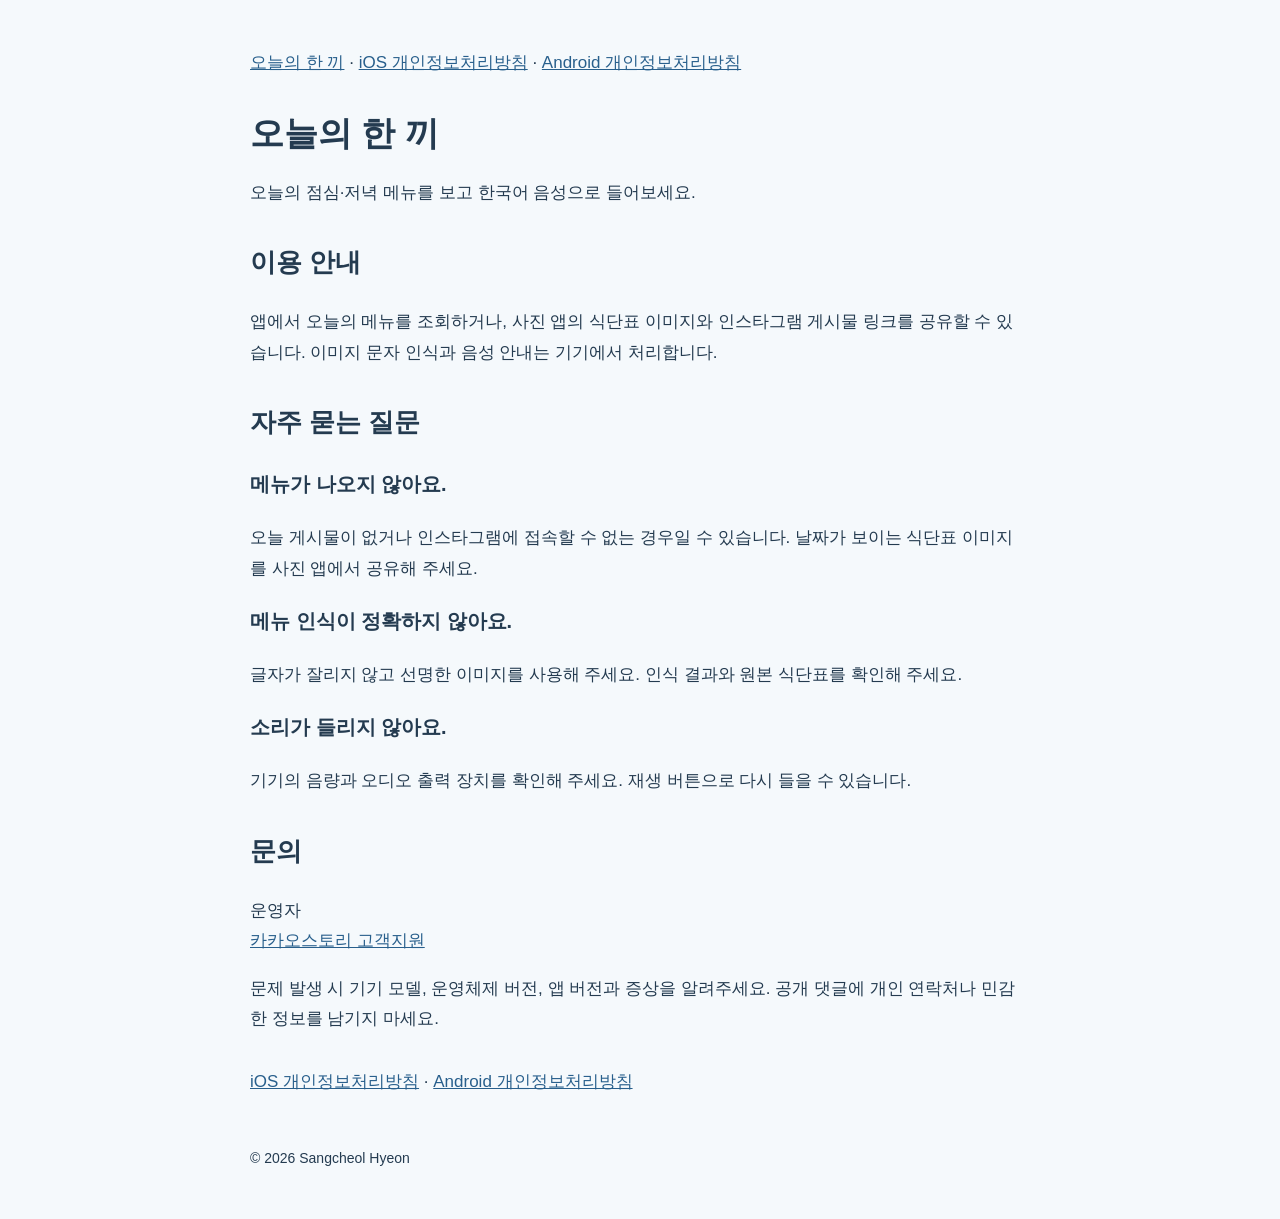
<file: index.html>
<!doctype html><html lang="ko"><meta charset="utf-8"><meta name="viewport" content="width=device-width, initial-scale=1"><title>오늘의 한 끼 — 고객지원</title><link rel="stylesheet" href="style.css"><nav><a href="index.html">오늘의 한 끼</a> · <a href="privacy.html">iOS 개인정보처리방침</a> · <a href="privacy-android.html">Android 개인정보처리방침</a></nav><main><h1>오늘의 한 끼</h1><p>오늘의 점심·저녁 메뉴를 보고 한국어 음성으로 들어보세요.</p><section><h2>이용 안내</h2><p>앱에서 오늘의 메뉴를 조회하거나, 사진 앱의 식단표 이미지와 인스타그램 게시물 링크를 공유할 수 있습니다. 이미지 문자 인식과 음성 안내는 기기에서 처리합니다.</p></section><section><h2>자주 묻는 질문</h2><h3>메뉴가 나오지 않아요.</h3><p>오늘 게시물이 없거나 인스타그램에 접속할 수 없는 경우일 수 있습니다. 날짜가 보이는 식단표 이미지를 사진 앱에서 공유해 주세요.</p><h3>메뉴 인식이 정확하지 않아요.</h3><p>글자가 잘리지 않고 선명한 이미지를 사용해 주세요. 인식 결과와 원본 식단표를 확인해 주세요.</p><h3>소리가 들리지 않아요.</h3><p>기기의 음량과 오디오 출력 장치를 확인해 주세요. 재생 버튼으로 다시 들을 수 있습니다.</p></section><section><h2>문의</h2><p>운영자<br><a href="https://story.kakao.com/_7Mhcw7">카카오스토리 고객지원</a></p><p>문제 발생 시 기기 모델, 운영체제 버전, 앱 버전과 증상을 알려주세요. 공개 댓글에 개인 연락처나 민감한 정보를 남기지 마세요.</p></section><p><a href="privacy.html">iOS 개인정보처리방침</a> · <a href="privacy-android.html">Android 개인정보처리방침</a></p></main><footer>© 2026 Sangcheol Hyeon</footer></html>
</file>
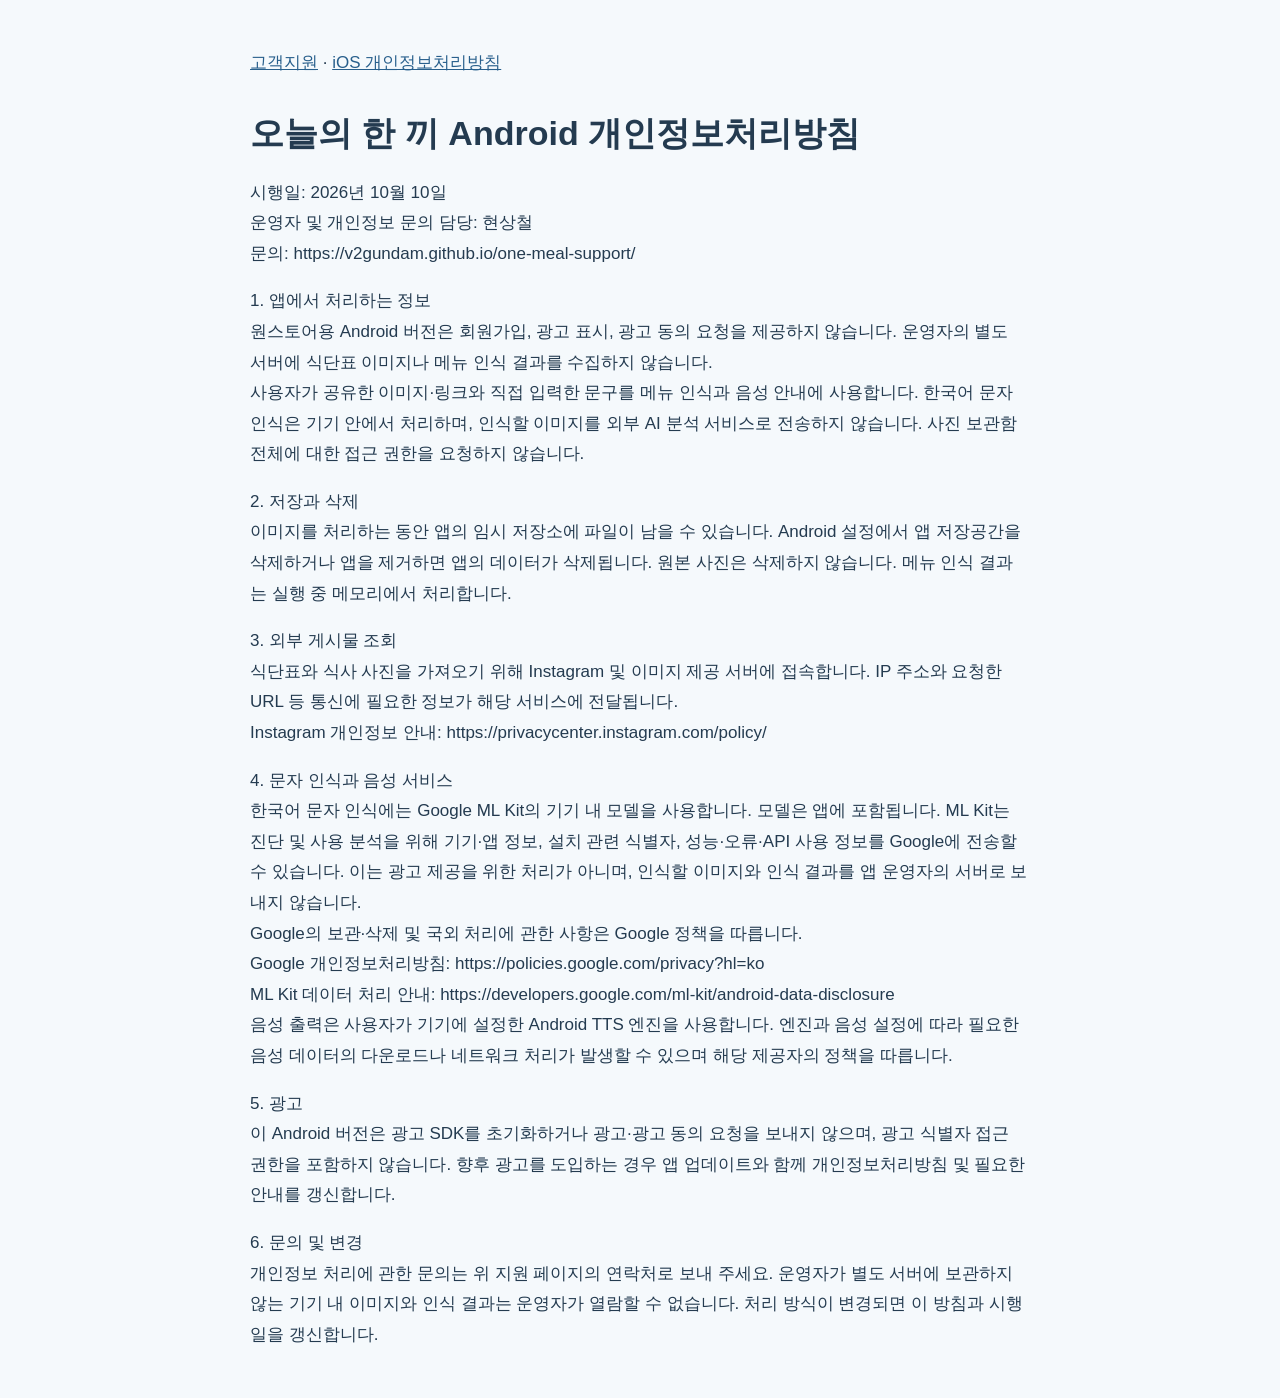
<file: privacy-android.html>
<!doctype html><html lang="ko"><meta charset="utf-8"><meta name="viewport" content="width=device-width, initial-scale=1"><title>오늘의 한 끼 Android 개인정보처리방침</title><link rel="stylesheet" href="style.css"><nav><a href="index.html">고객지원</a> · <a href="privacy.html">iOS 개인정보처리방침</a></nav><main>
<h1>오늘의 한 끼 Android 개인정보처리방침</h1>
<p>시행일: 2026년 10월 10일<br>운영자 및 개인정보 문의 담당: 현상철<br>문의: https://v2gundam.github.io/one-meal-support/</p>
<p>1. 앱에서 처리하는 정보<br>원스토어용 Android 버전은 회원가입, 광고 표시, 광고 동의 요청을 제공하지 않습니다. 운영자의 별도 서버에 식단표 이미지나 메뉴 인식 결과를 수집하지 않습니다.<br>사용자가 공유한 이미지·링크와 직접 입력한 문구를 메뉴 인식과 음성 안내에 사용합니다. 한국어 문자 인식은 기기 안에서 처리하며, 인식할 이미지를 외부 AI 분석 서비스로 전송하지 않습니다. 사진 보관함 전체에 대한 접근 권한을 요청하지 않습니다.</p>
<p>2. 저장과 삭제<br>이미지를 처리하는 동안 앱의 임시 저장소에 파일이 남을 수 있습니다. Android 설정에서 앱 저장공간을 삭제하거나 앱을 제거하면 앱의 데이터가 삭제됩니다. 원본 사진은 삭제하지 않습니다. 메뉴 인식 결과는 실행 중 메모리에서 처리합니다.</p>
<p>3. 외부 게시물 조회<br>식단표와 식사 사진을 가져오기 위해 Instagram 및 이미지 제공 서버에 접속합니다. IP 주소와 요청한 URL 등 통신에 필요한 정보가 해당 서비스에 전달됩니다.<br>Instagram 개인정보 안내: https://privacycenter.instagram.com/policy/</p>
<p>4. 문자 인식과 음성 서비스<br>한국어 문자 인식에는 Google ML Kit의 기기 내 모델을 사용합니다. 모델은 앱에 포함됩니다. ML Kit는 진단 및 사용 분석을 위해 기기·앱 정보, 설치 관련 식별자, 성능·오류·API 사용 정보를 Google에 전송할 수 있습니다. 이는 광고 제공을 위한 처리가 아니며, 인식할 이미지와 인식 결과를 앱 운영자의 서버로 보내지 않습니다.<br>Google의 보관·삭제 및 국외 처리에 관한 사항은 Google 정책을 따릅니다.<br>Google 개인정보처리방침: https://policies.google.com/privacy?hl=ko<br>ML Kit 데이터 처리 안내: https://developers.google.com/ml-kit/android-data-disclosure<br>음성 출력은 사용자가 기기에 설정한 Android TTS 엔진을 사용합니다. 엔진과 음성 설정에 따라 필요한 음성 데이터의 다운로드나 네트워크 처리가 발생할 수 있으며 해당 제공자의 정책을 따릅니다.</p>
<p>5. 광고<br>이 Android 버전은 광고 SDK를 초기화하거나 광고·광고 동의 요청을 보내지 않으며, 광고 식별자 접근 권한을 포함하지 않습니다. 향후 광고를 도입하는 경우 앱 업데이트와 함께 개인정보처리방침 및 필요한 안내를 갱신합니다.</p>
<p>6. 문의 및 변경<br>개인정보 처리에 관한 문의는 위 지원 페이지의 연락처로 보내 주세요. 운영자가 별도 서버에 보관하지 않는 기기 내 이미지와 인식 결과는 운영자가 열람할 수 없습니다. 처리 방식이 변경되면 이 방침과 시행일을 갱신합니다.</p>
</main></html>
</file>
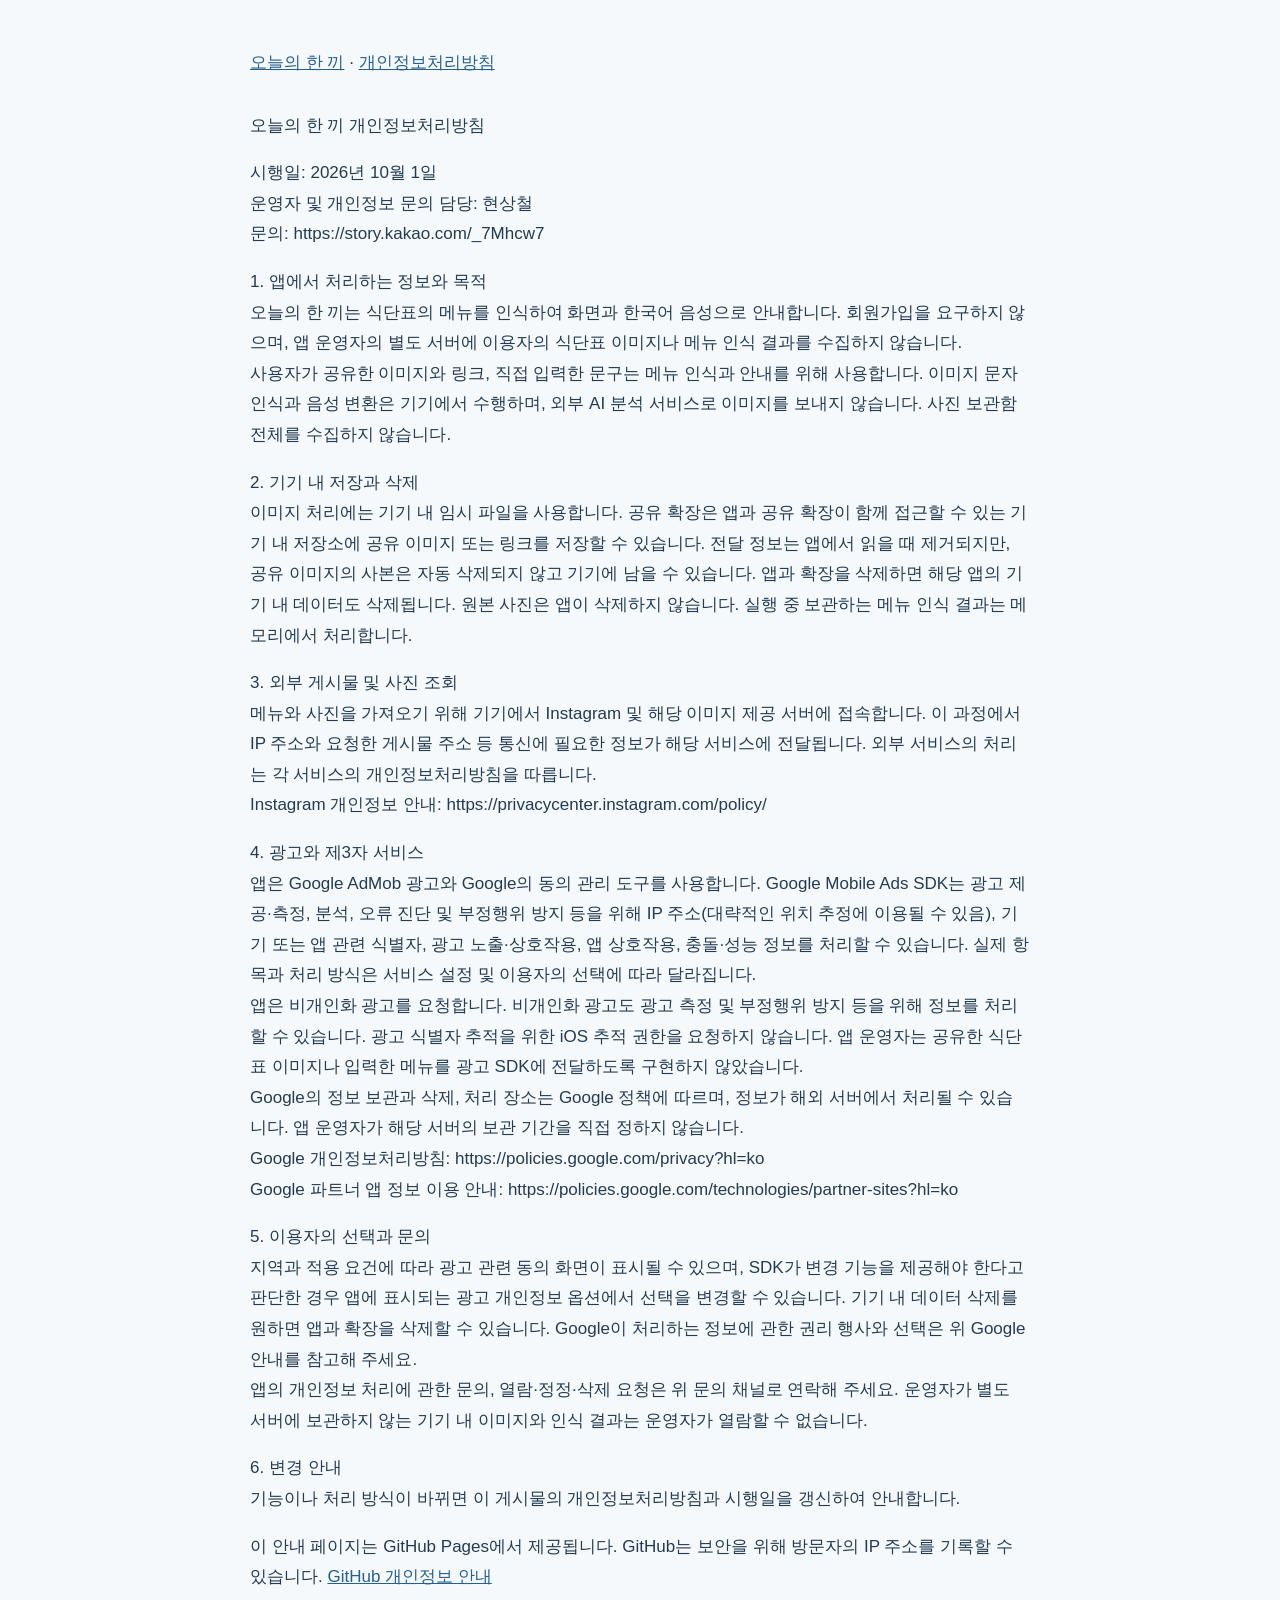
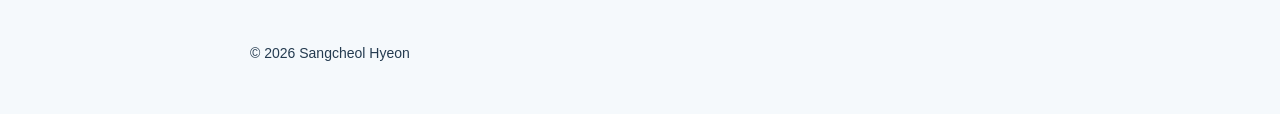
<file: privacy.html>
<!doctype html><html lang="ko"><meta charset="utf-8"><meta name="viewport" content="width=device-width, initial-scale=1"><title>오늘의 한 끼 개인정보처리방침</title><link rel="stylesheet" href="style.css"><nav><a href="index.html">오늘의 한 끼</a> · <a href="privacy.html">개인정보처리방침</a></nav><main><p>오늘의 한 끼 개인정보처리방침</p><p>시행일: 2026년 10월 1일<br>운영자 및 개인정보 문의 담당: 현상철<br>문의: https://story.kakao.com/_7Mhcw7</p><p>1. 앱에서 처리하는 정보와 목적<br>오늘의 한 끼는 식단표의 메뉴를 인식하여 화면과 한국어 음성으로 안내합니다. 회원가입을 요구하지 않으며, 앱 운영자의 별도 서버에 이용자의 식단표 이미지나 메뉴 인식 결과를 수집하지 않습니다.<br>사용자가 공유한 이미지와 링크, 직접 입력한 문구는 메뉴 인식과 안내를 위해 사용합니다. 이미지 문자 인식과 음성 변환은 기기에서 수행하며, 외부 AI 분석 서비스로 이미지를 보내지 않습니다. 사진 보관함 전체를 수집하지 않습니다.</p><p>2. 기기 내 저장과 삭제<br>이미지 처리에는 기기 내 임시 파일을 사용합니다. 공유 확장은 앱과 공유 확장이 함께 접근할 수 있는 기기 내 저장소에 공유 이미지 또는 링크를 저장할 수 있습니다. 전달 정보는 앱에서 읽을 때 제거되지만, 공유 이미지의 사본은 자동 삭제되지 않고 기기에 남을 수 있습니다. 앱과 확장을 삭제하면 해당 앱의 기기 내 데이터도 삭제됩니다. 원본 사진은 앱이 삭제하지 않습니다. 실행 중 보관하는 메뉴 인식 결과는 메모리에서 처리합니다.</p><p>3. 외부 게시물 및 사진 조회<br>메뉴와 사진을 가져오기 위해 기기에서 Instagram 및 해당 이미지 제공 서버에 접속합니다. 이 과정에서 IP 주소와 요청한 게시물 주소 등 통신에 필요한 정보가 해당 서비스에 전달됩니다. 외부 서비스의 처리는 각 서비스의 개인정보처리방침을 따릅니다.<br>Instagram 개인정보 안내: https://privacycenter.instagram.com/policy/</p><p>4. 광고와 제3자 서비스<br>앱은 Google AdMob 광고와 Google의 동의 관리 도구를 사용합니다. Google Mobile Ads SDK는 광고 제공·측정, 분석, 오류 진단 및 부정행위 방지 등을 위해 IP 주소(대략적인 위치 추정에 이용될 수 있음), 기기 또는 앱 관련 식별자, 광고 노출·상호작용, 앱 상호작용, 충돌·성능 정보를 처리할 수 있습니다. 실제 항목과 처리 방식은 서비스 설정 및 이용자의 선택에 따라 달라집니다.<br>앱은 비개인화 광고를 요청합니다. 비개인화 광고도 광고 측정 및 부정행위 방지 등을 위해 정보를 처리할 수 있습니다. 광고 식별자 추적을 위한 iOS 추적 권한을 요청하지 않습니다. 앱 운영자는 공유한 식단표 이미지나 입력한 메뉴를 광고 SDK에 전달하도록 구현하지 않았습니다.<br>Google의 정보 보관과 삭제, 처리 장소는 Google 정책에 따르며, 정보가 해외 서버에서 처리될 수 있습니다. 앱 운영자가 해당 서버의 보관 기간을 직접 정하지 않습니다.<br>Google 개인정보처리방침: https://policies.google.com/privacy?hl=ko<br>Google 파트너 앱 정보 이용 안내: https://policies.google.com/technologies/partner-sites?hl=ko</p><p>5. 이용자의 선택과 문의<br>지역과 적용 요건에 따라 광고 관련 동의 화면이 표시될 수 있으며, SDK가 변경 기능을 제공해야 한다고 판단한 경우 앱에 표시되는 광고 개인정보 옵션에서 선택을 변경할 수 있습니다. 기기 내 데이터 삭제를 원하면 앱과 확장을 삭제할 수 있습니다. Google이 처리하는 정보에 관한 권리 행사와 선택은 위 Google 안내를 참고해 주세요.<br>앱의 개인정보 처리에 관한 문의, 열람·정정·삭제 요청은 위 문의 채널로 연락해 주세요. 운영자가 별도 서버에 보관하지 않는 기기 내 이미지와 인식 결과는 운영자가 열람할 수 없습니다.</p><p>6. 변경 안내<br>기능이나 처리 방식이 바뀌면 이 게시물의 개인정보처리방침과 시행일을 갱신하여 안내합니다.<br></p><p>이 안내 페이지는 GitHub Pages에서 제공됩니다. GitHub는 보안을 위해 방문자의 IP 주소를 기록할 수 있습니다. <a href="https://docs.github.com/en/site-policy/privacy-policies/github-general-privacy-statement">GitHub 개인정보 안내</a></p></main><footer>© 2026 Sangcheol Hyeon</footer></html>
</file>
<file: style.css>
body{max-width:780px;margin:48px auto;padding:0 24px;font:17px/1.8 -apple-system,BlinkMacSystemFont,sans-serif;color:#243b50;background:#f5f9fc}a{color:#285f8c}h1{line-height:1.3}nav{margin-bottom:32px}section{margin:32px 0}footer{margin-top:48px;font-size:14px}
</file>
